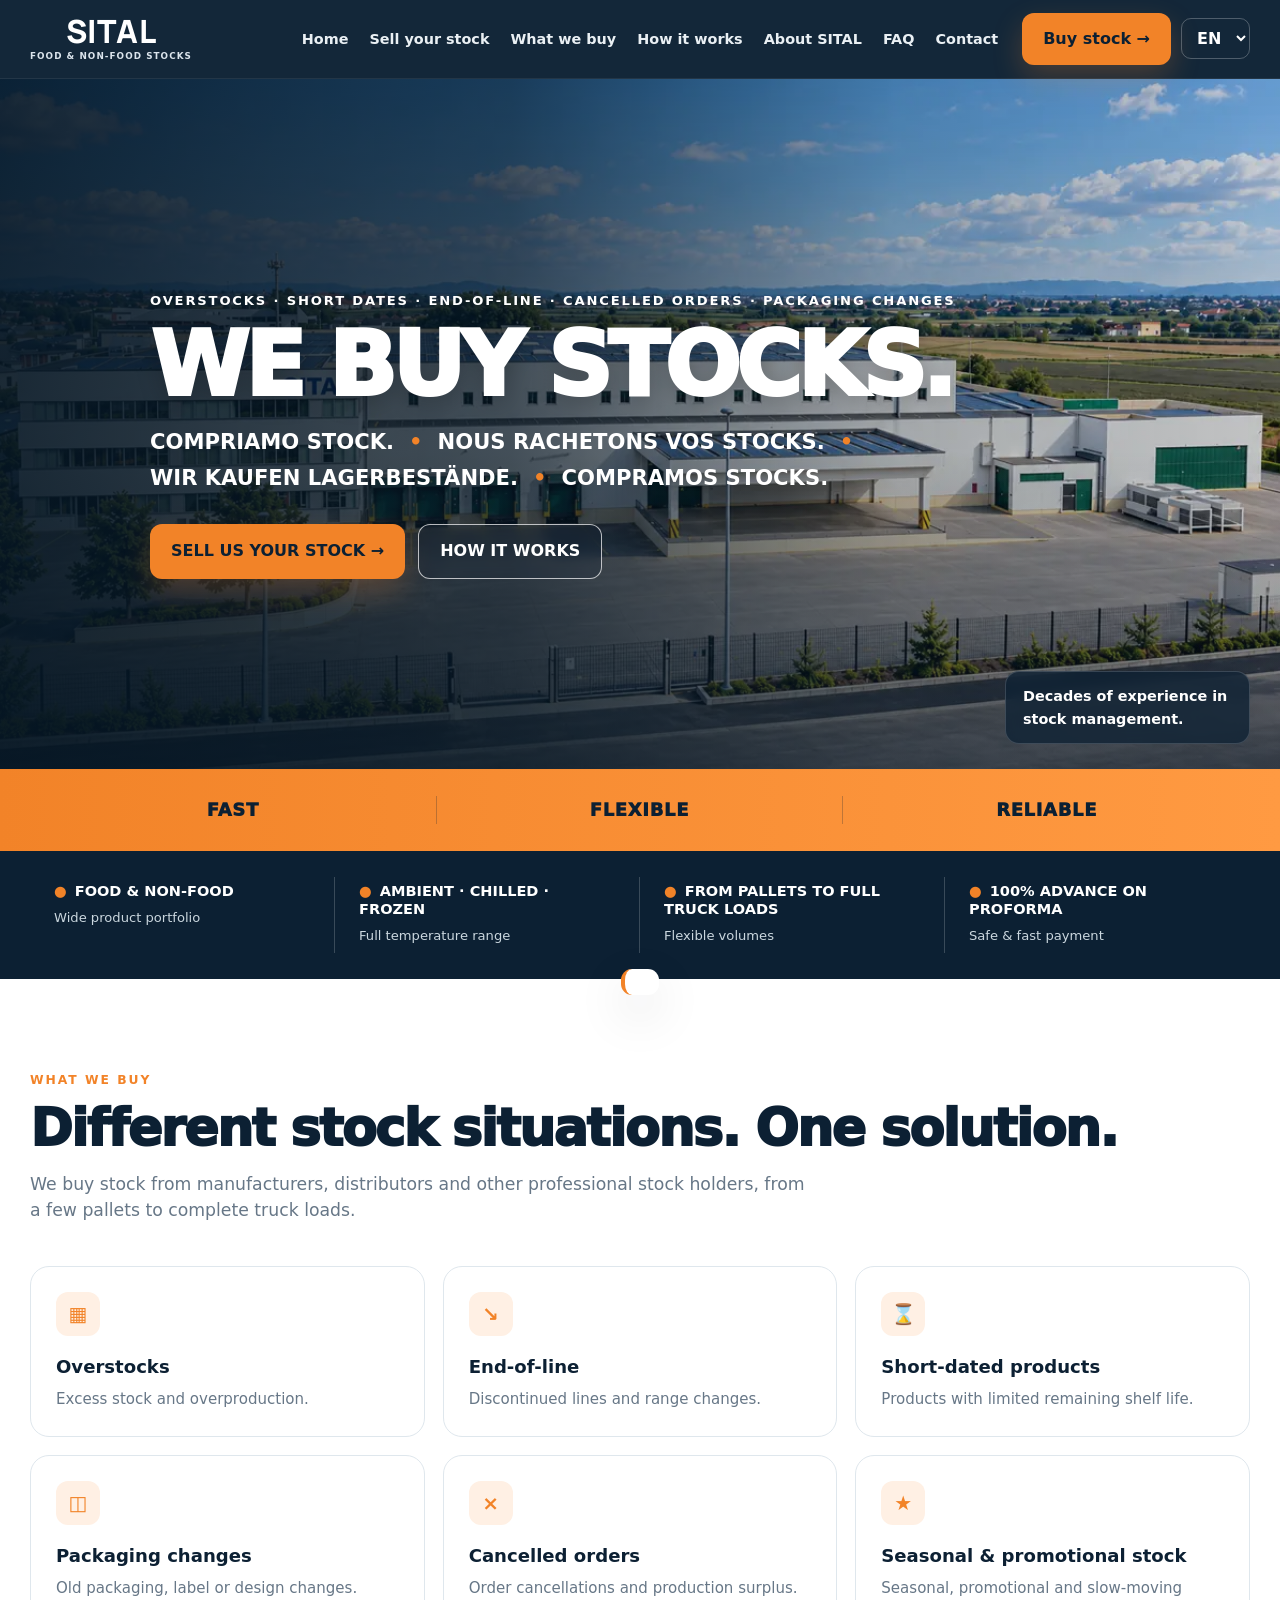
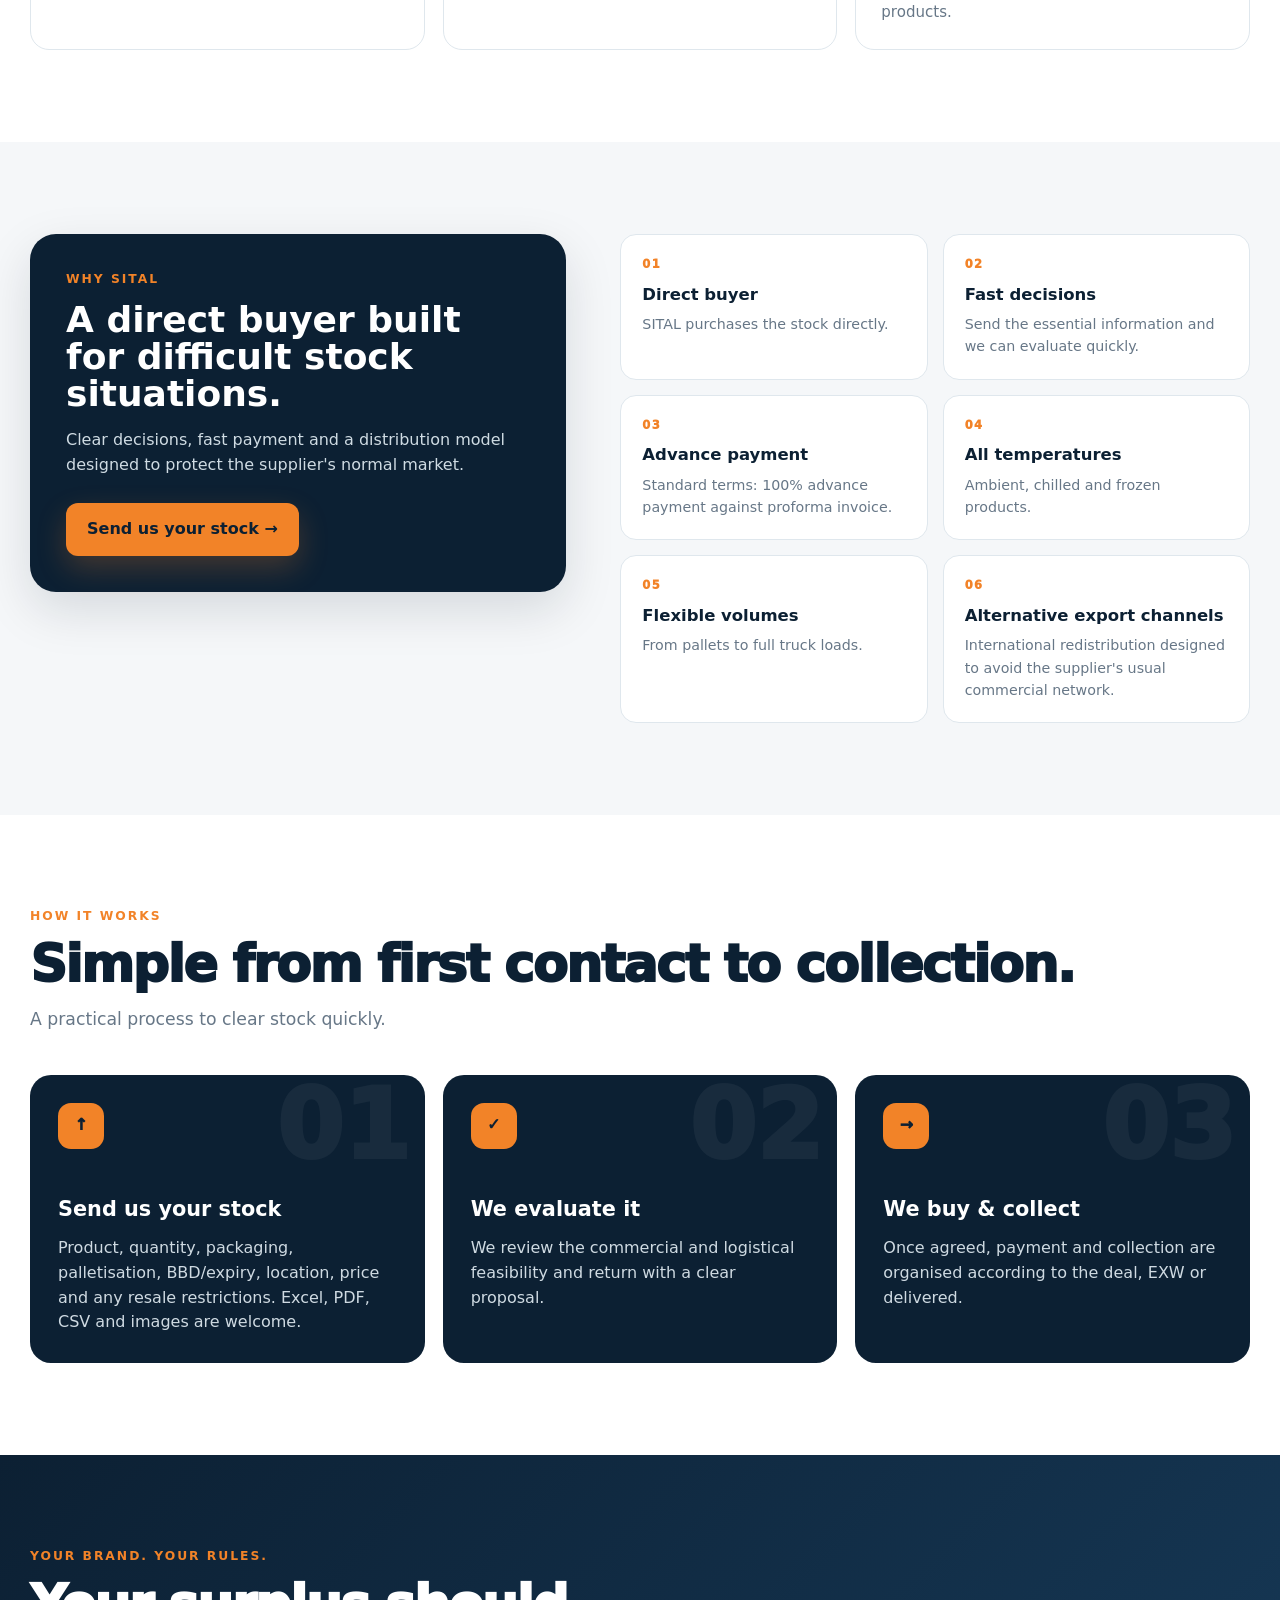
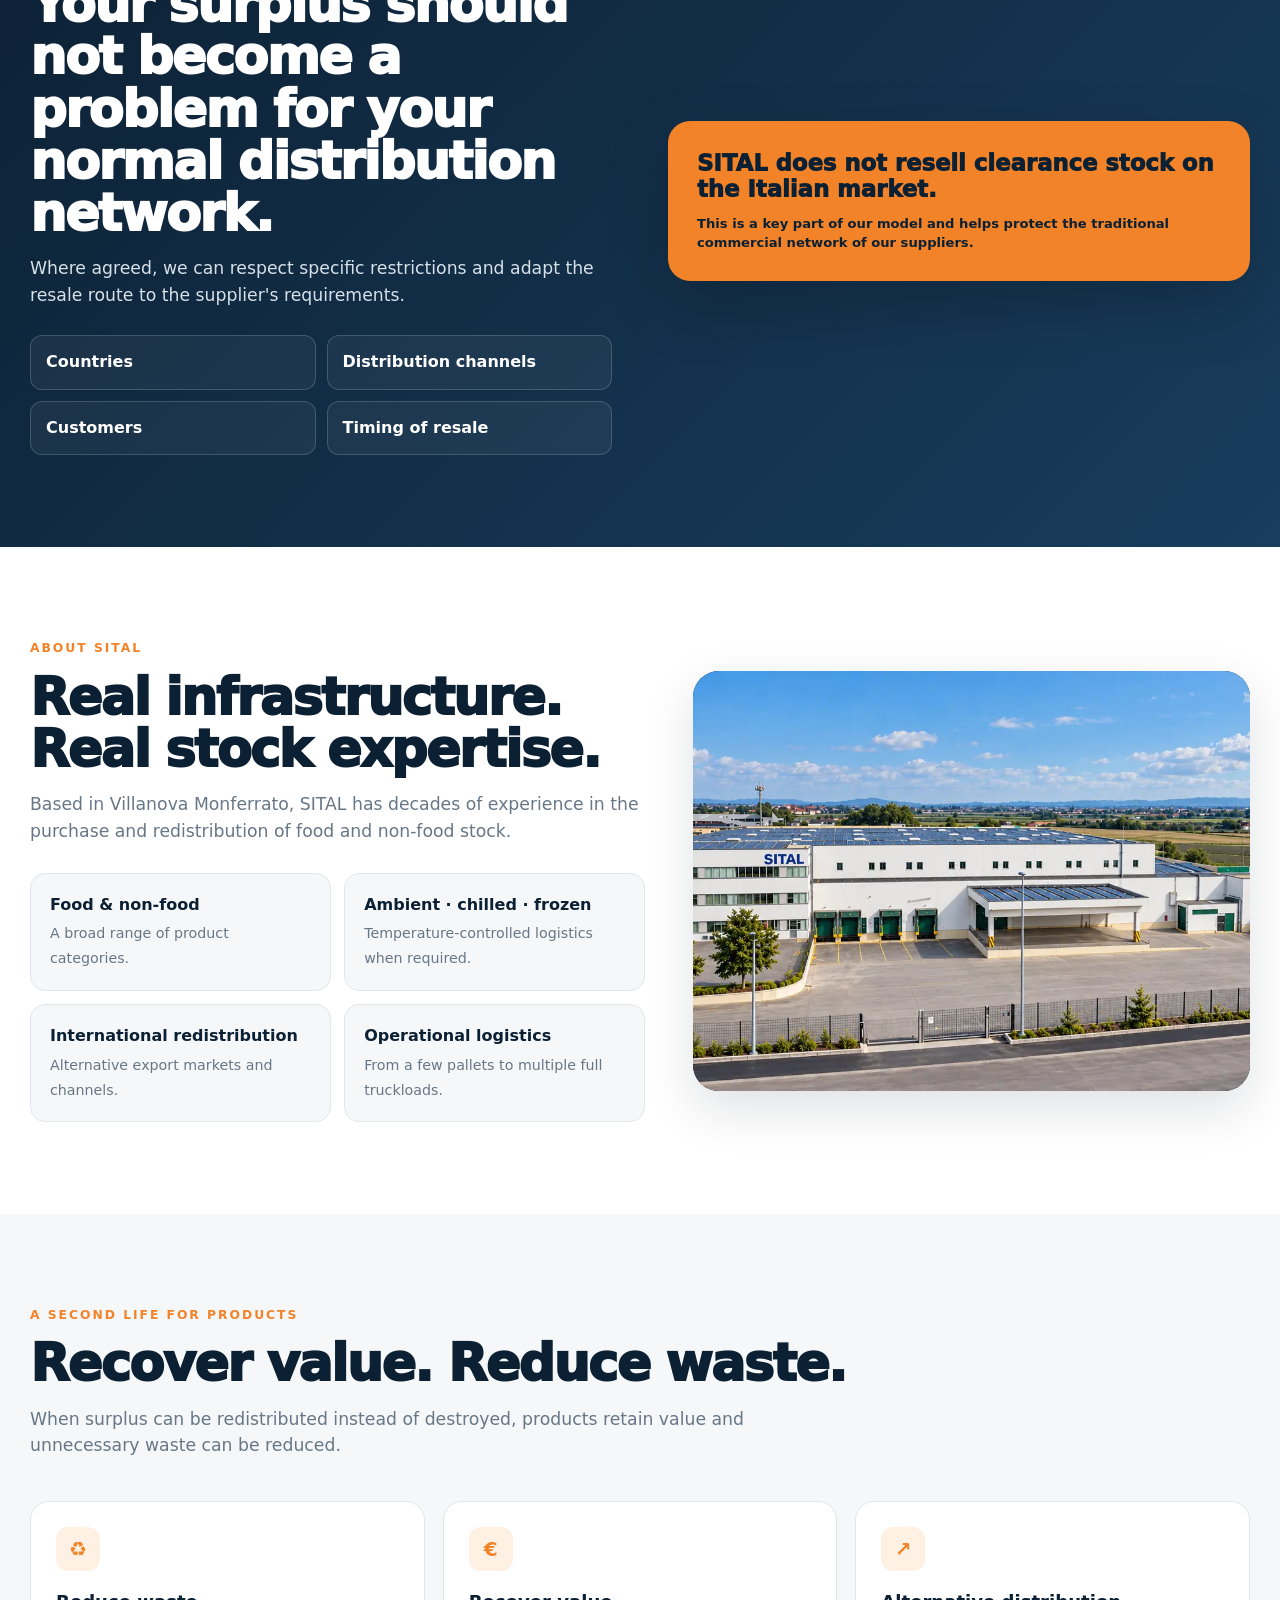
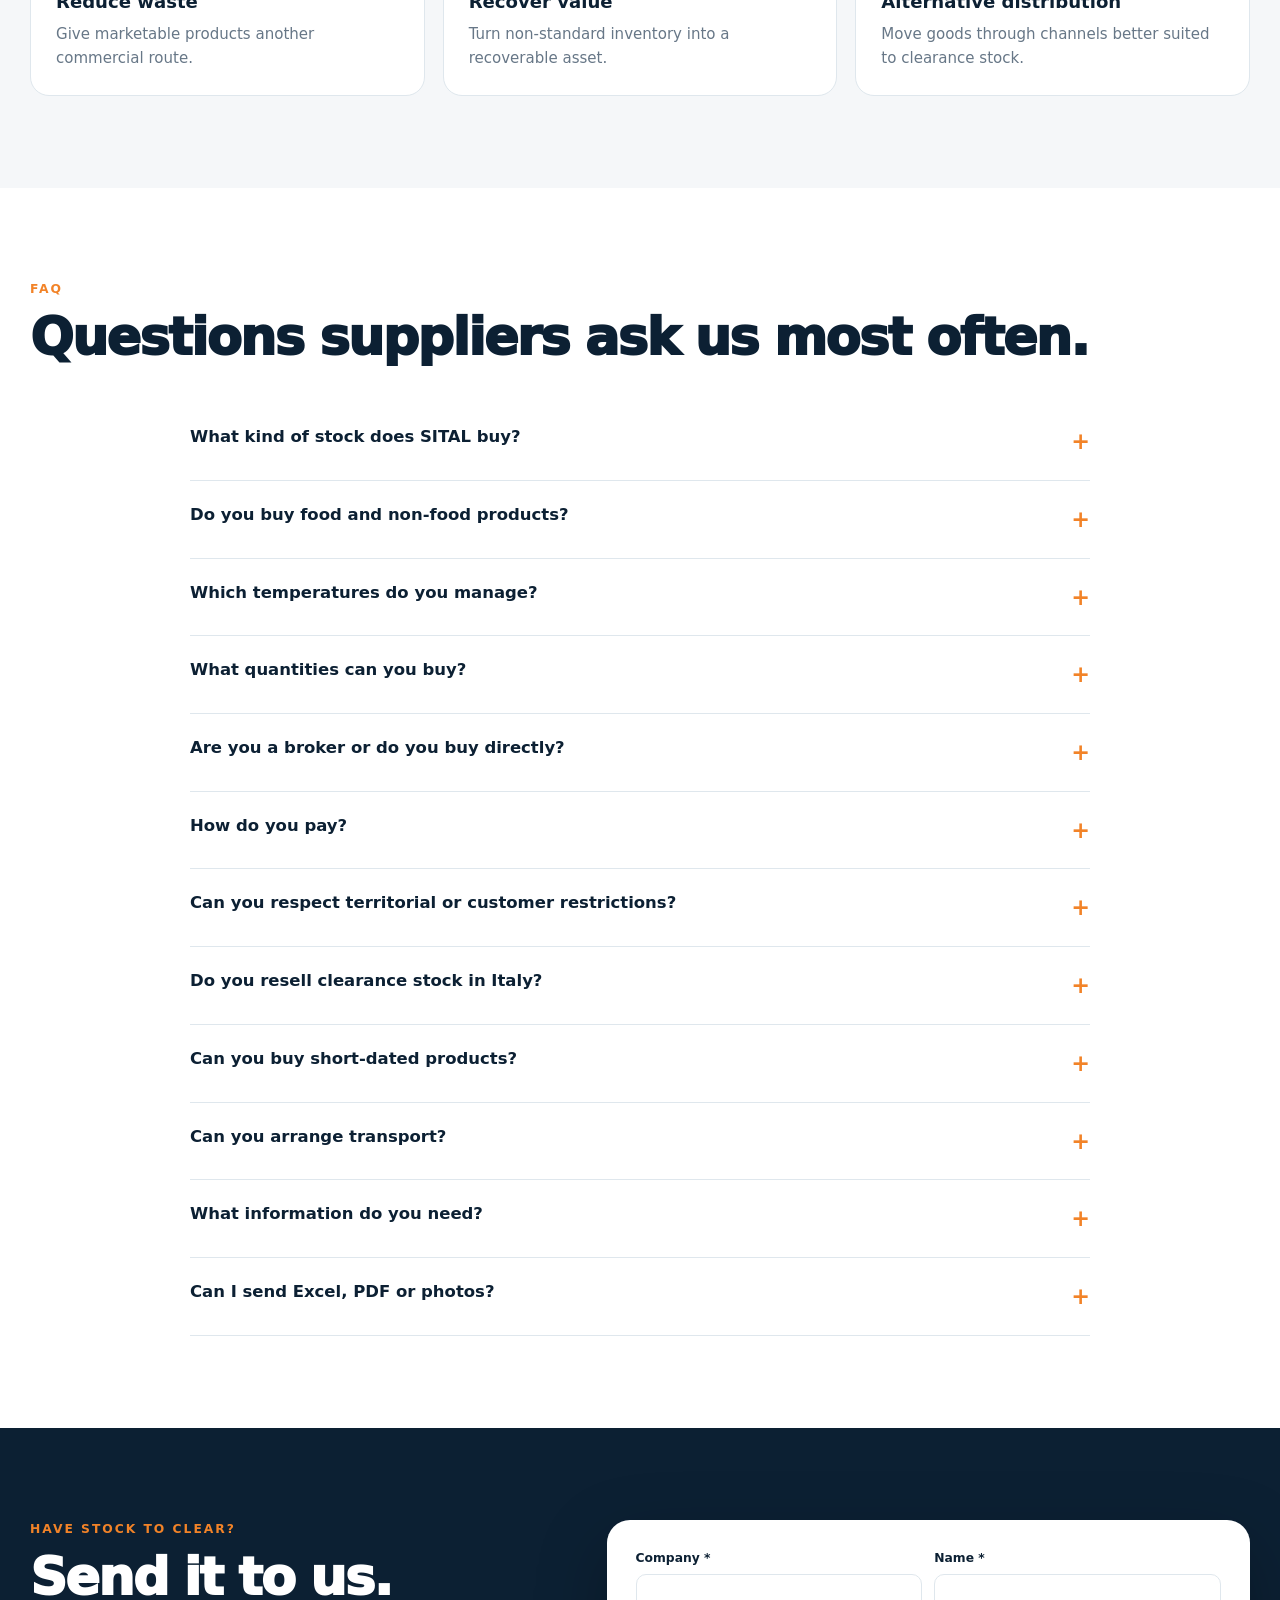
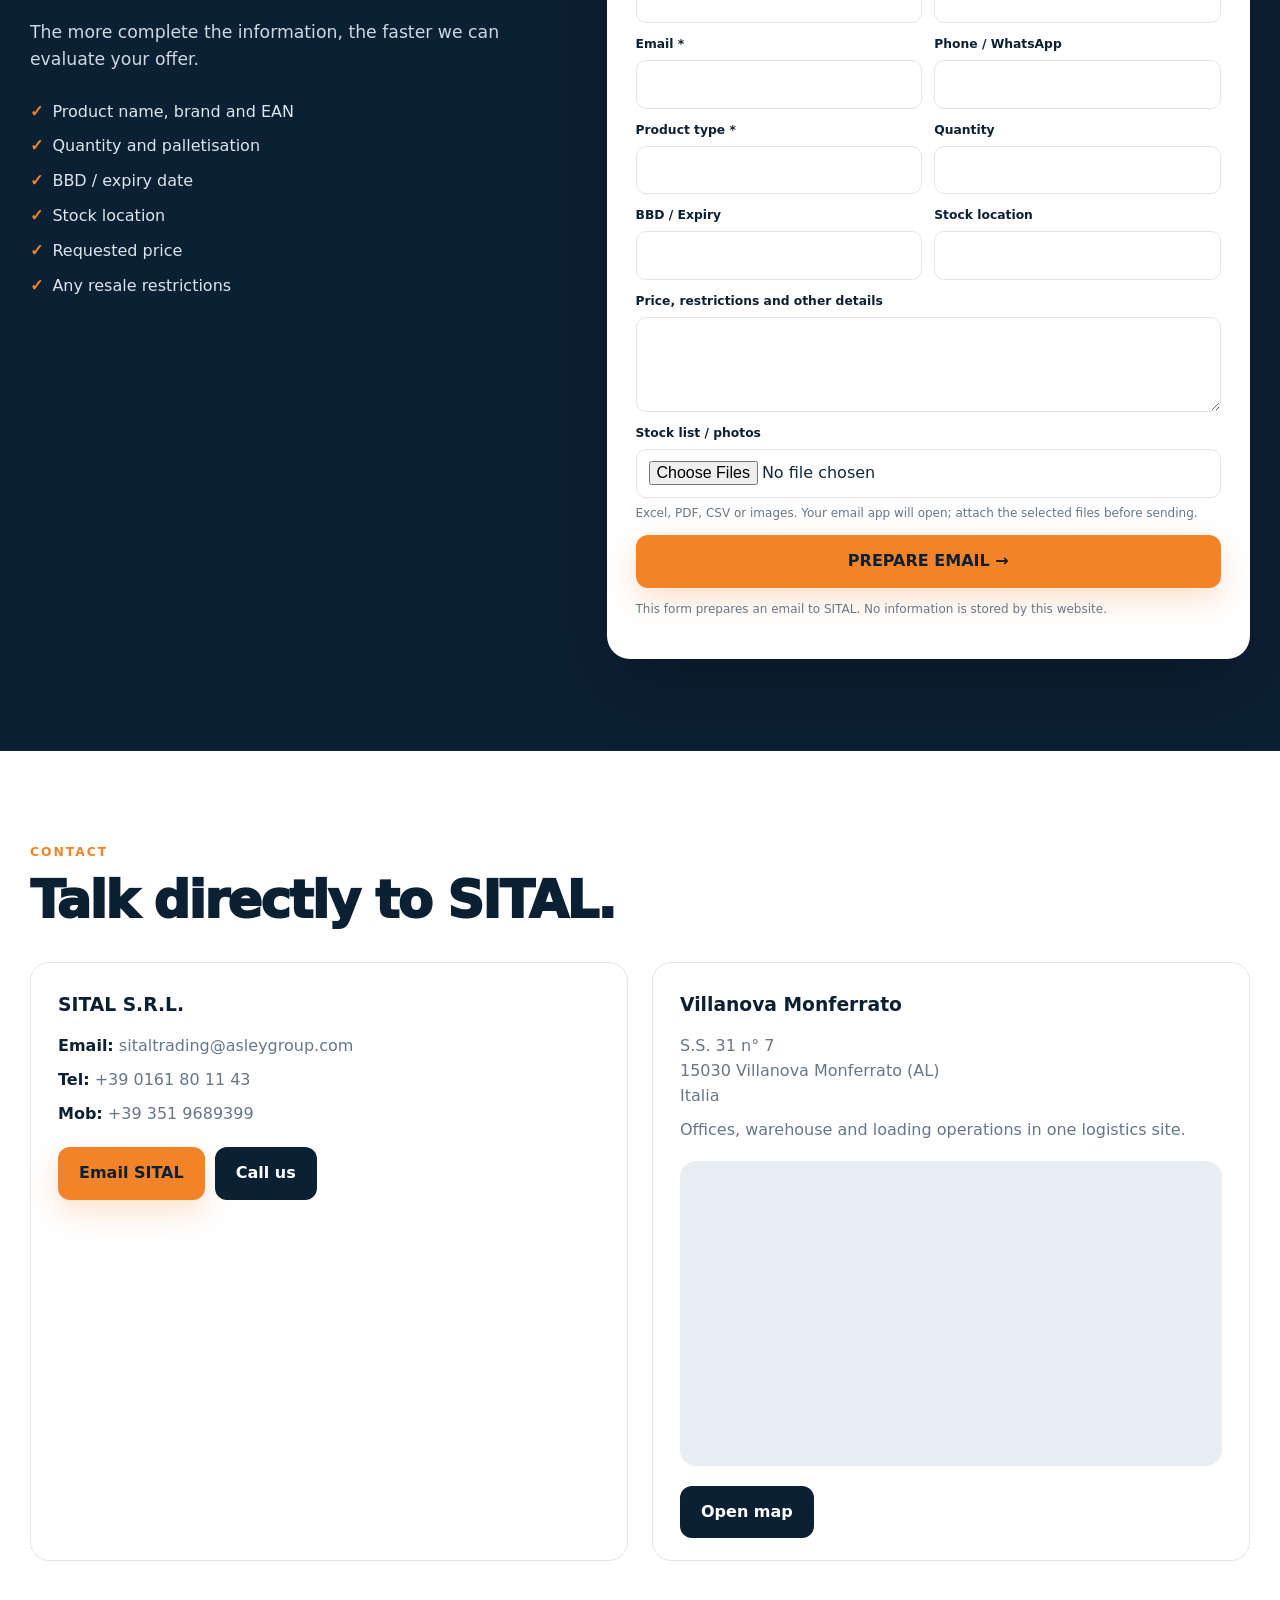
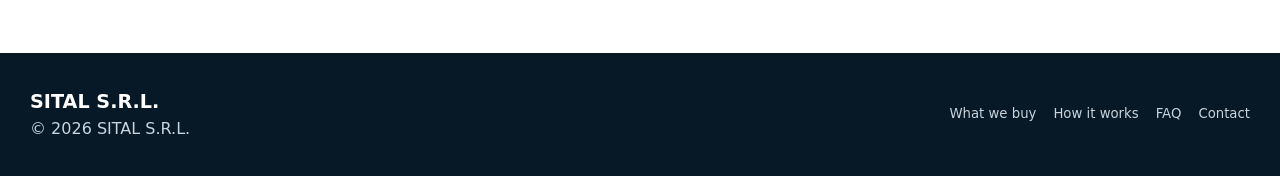
<file: index.html>
<!DOCTYPE html>
<html lang="en">
<head>
<meta charset="UTF-8"><meta name="viewport" content="width=device-width,initial-scale=1">
<meta name="theme-color" content="#0c2033"><meta name="description" content="SITAL buys overstocks, short-dated products, end-of-line goods, cancelled orders and packaging-change stock.">
<title>SITAL | We Buy Stocks</title><link rel="stylesheet" href="site.css">
</head>
<body>
<header><div class="container top"><a class="brand" href="#top"><span class="brand-main">SITAL</span><span class="brand-sub">Food & Non-Food Stocks</span></a><button class="menu" id="menu">☰</button><nav id="nav"><a href="#top" data-k="nav.0">Home</a><a href="#sell" data-k="nav.1">Sell your stock</a><a href="#what" data-k="nav.2">What we buy</a><a href="#how" data-k="nav.3">How it works</a><a href="#about" data-k="nav.4">About SITAL</a><a href="#faq" data-k="nav.5">FAQ</a><a href="#contact" data-k="nav.6">Contact</a></nav><div class="actions"><a class="btn btn-orange header-buy" href="mailto:sitaltrading@asleygroup.com?subject=Stock%20purchase%20enquiry" data-k="nav.7">Buy stock →</a><select class="lang" id="lang"><option value="en">EN</option><option value="it">IT</option><option value="fr">FR</option><option value="de">DE</option><option value="es">ES</option></select></div></div></header>
<main id="top">
<section class="hero"><div class="container hero-in"><div class="hero-kicker" data-k="hero.0"></div><h1 data-k="hero.1"></h1><div class="multi"><span>COMPRIAMO STOCK.</span><span>NOUS RACHETONS VOS STOCKS.</span><span>WIR KAUFEN LAGERBESTÄNDE.</span><span>COMPRAMOS STOCKS.</span></div><div class="hero-cta"><a class="btn btn-orange" href="#sell" data-k="hero.2"></a><a class="btn btn-outline" href="#how" data-k="hero.3"></a></div></div><div class="hero-note" data-k="hero.4"></div></section>
<div class="band"><div class="container band-in"><div class="band-item" data-k="values.0"></div><div class="band-item" data-k="values.1"></div><div class="band-item" data-k="values.2"></div></div></div>
<div class="features"><div class="container features-in" id="features"></div></div>
<section id="what"><div class="container reveal"><div class="eyebrow" data-k="what.0"></div><h2 class="title" data-k="what.1"></h2><p class="lead" data-k="what.2"></p><div class="cards" id="whatCards"></div></div></section>
<section class="why"><div class="container why-grid"><div class="why-box reveal"><div class="eyebrow" data-k="why.0"></div><h2 data-k="why.1"></h2><p data-k="why.2"></p><a href="#sell" class="btn btn-orange" data-k="why.3"></a></div><div class="why-items reveal" id="whyItems"></div></div></section>
<section id="how"><div class="container reveal"><div class="eyebrow" data-k="how.0"></div><h2 class="title" data-k="how.1"></h2><p class="lead" data-k="how.2"></p><div class="steps" id="steps"></div></div></section>
<section class="protect"><div class="container protect-grid reveal"><div><div class="eyebrow" data-k="protect.0"></div><h2 class="title" data-k="protect.1"></h2><p class="lead" data-k="protect.2"></p><div class="rules" id="rules"></div></div><div class="noitaly"><span data-k="protect.4"></span><small data-k="protect.5"></small></div></div></section>
<section id="about"><div class="container about-grid reveal"><div><div class="eyebrow" data-k="about.0"></div><h2 class="title" data-k="about.1"></h2><p class="lead" data-k="about.2"></p><div class="facts" id="facts"></div></div><div class="photo"><img id="companyPhoto" src="sital-deposito.webp" alt="SITAL warehouse and offices in Villanova Monferrato" loading="lazy"></div></div></section>
<section class="sustain"><div class="container reveal"><div class="eyebrow" data-k="sustain.0"></div><h2 class="title" data-k="sustain.1"></h2><p class="lead" data-k="sustain.2"></p><div class="cards" id="sustainCards"></div></div></section>
<section id="faq"><div class="container reveal"><div class="eyebrow">FAQ</div><h2 class="title" data-k="faqTitle"></h2><div class="faq-wrap" id="faqWrap"></div></div></section>
<section class="sell" id="sell"><div class="container sell-grid reveal"><div><div class="eyebrow" data-k="sell.0"></div><h2 class="title" data-k="sell.1"></h2><p class="lead" data-k="sell.2"></p><ul class="check" id="check"></ul></div><form class="form" id="stockForm"><div class="row"><div class="field"><label data-k="form.0"></label><input id="company" required></div><div class="field"><label data-k="form.1"></label><input id="name" required></div></div><div class="row"><div class="field"><label data-k="form.2"></label><input id="email" type="email" required></div><div class="field"><label data-k="form.3"></label><input id="phone"></div></div><div class="row"><div class="field"><label data-k="form.4"></label><input id="product" required></div><div class="field"><label data-k="form.5"></label><input id="qty"></div></div><div class="row"><div class="field"><label data-k="form.6"></label><input id="expiry"></div><div class="field"><label data-k="form.7"></label><input id="location"></div></div><div class="field"><label data-k="form.8"></label><textarea id="details"></textarea></div><div class="field"><label data-k="form.9"></label><input id="files" type="file" multiple accept=".xlsx,.xls,.csv,.pdf,.jpg,.jpeg,.png,.webp"><div class="hint" data-k="form.10"></div></div><button class="btn btn-orange" style="width:100%" type="submit" data-k="form.11"></button><p class="note" data-k="form.12"></p></form></div></section>
<section id="contact"><div class="container reveal"><div class="eyebrow" data-k="contact.0"></div><h2 class="title" data-k="contact.1"></h2><div class="contact-grid"><div class="contact-card"><h3>SITAL S.R.L.</h3><div class="line"><strong>Email:</strong> <a href="mailto:sitaltrading@asleygroup.com">sitaltrading@asleygroup.com</a></div><div class="line"><strong>Tel:</strong> <a href="tel:+390161801143">+39 0161 80 11 43</a></div><div class="line"><strong>Mob:</strong> <a href="tel:+393519689399">+39 351 9689399</a></div><div class="contact-actions"><a class="btn btn-orange" href="mailto:sitaltrading@asleygroup.com" data-k="contact.2"></a><a class="btn btn-dark" href="tel:+390161801143" data-k="contact.3"></a></div></div><div class="contact-card"><h3 data-k="contact.4"></h3><div class="line">S.S. 31 n° 7<br>15030 Villanova Monferrato (AL)<br>Italia</div><p class="line" data-k="contact.5"></p><div class="map-wrap"><iframe title="SITAL location map" loading="lazy" referrerpolicy="no-referrer-when-downgrade" src="https://maps.google.com/maps?q=SITAL%20SRL%20Villanova%20Monferrato&z=14&output=embed"></iframe></div><div class="contact-actions"><a class="btn btn-dark" target="_blank" rel="noopener" href="https://www.google.com/maps/search/?api=1&query=SITAL+SRL+Villanova+Monferrato" data-k="contact.6"></a></div></div></div></div></section>
</main>
<footer><div class="container foot"><div><strong>SITAL S.R.L.</strong><div>© <span id="year"></span> SITAL S.R.L.</div></div><div class="foot-links"><a href="#what" data-k="nav.2"></a><a href="#how" data-k="nav.3"></a><a href="#faq">FAQ</a><a href="#contact" data-k="nav.6"></a></div></div></footer>
<div class="toast" id="toast"></div><script src="translations.js"></script><script src="site.js"></script>
</body></html>
</file>
<file: site.css>
@import url('https://fonts.googleapis.com/css2?family=Manrope:wght@800;900&display=swap');
:root{--navy:#0c2033;--navy2:#14334f;--orange:#f28328;--orange2:#ff9b47;--ink:#13283b;--muted:#677787;--soft:#f5f7f9;--line:#dfe7ed;--white:#fff;--max:1220px;--shadow:0 18px 50px rgba(5,25,42,.13)}*{box-sizing:border-box}html{scroll-behavior:smooth;scroll-padding-top:80px}body{margin:0;font-family:Inter,ui-sans-serif,system-ui,-apple-system,BlinkMacSystemFont,"Segoe UI",sans-serif;color:var(--ink);line-height:1.55;background:#fff;-webkit-font-smoothing:antialiased}a{color:inherit;text-decoration:none}button,input,textarea,select{font:inherit}img{max-width:100%;display:block}.container{width:min(var(--max),calc(100% - 40px));margin:auto}.eyebrow{text-transform:uppercase;letter-spacing:.16em;font-size:.77rem;font-weight:900;color:var(--orange);margin-bottom:12px}.title{margin:0 0 16px;font-size:clamp(2rem,4vw,3.55rem);line-height:1.02;letter-spacing:-.035em;color:var(--navy);font-weight:950}.lead{margin:0;color:var(--muted);font-size:1.08rem;max-width:790px}.btn{display:inline-flex;align-items:center;justify-content:center;gap:9px;border:0;border-radius:12px;padding:14px 21px;font-weight:900;cursor:pointer;transition:.2s}.btn:hover{transform:translateY(-2px)}.btn-orange{background:var(--orange);color:var(--navy);box-shadow:0 12px 30px rgba(242,131,40,.24)}.btn-orange:hover{background:var(--orange2)}.btn-outline{color:#fff;border:1px solid rgba(255,255,255,.7);background:rgba(12,32,51,.18);backdrop-filter:blur(6px)}.btn-dark{background:var(--navy);color:#fff}header{position:sticky;top:0;z-index:100;background:rgba(12,32,51,.97);backdrop-filter:blur(12px);border-bottom:1px solid rgba(255,255,255,.07)}.top{height:78px;display:flex;align-items:center;gap:24px}.brand{display:flex;flex-direction:column;line-height:1;align-items:center;text-align:center}.brand-main{font-family:"Manrope",ui-sans-serif,system-ui,-apple-system,BlinkMacSystemFont,"Segoe UI",sans-serif;font-size:2rem;font-weight:900;letter-spacing:.015em;color:#fff;position:relative;line-height:.92}.brand-sub{font-size:.55rem;letter-spacing:.12em;text-transform:uppercase;color:#dce5ed;font-weight:850;margin-top:5px}nav{display:flex;gap:21px;margin-left:auto;align-items:center}nav a{color:#eaf0f4;font-size:.9rem;font-weight:750;position:relative}nav a:after{content:"";height:2px;background:var(--orange);position:absolute;left:0;right:100%;bottom:-7px;transition:.2s}nav a:hover:after{right:0}.actions{display:flex;align-items:center;gap:10px}.lang{border:1px solid rgba(255,255,255,.25);background:transparent;color:#fff;border-radius:10px;padding:9px 11px;font-weight:800}.lang option{color:#111;background:#fff}.menu{display:none;border:0;background:transparent;color:#fff;font-size:1.55rem}.hero{min-height:690px;position:relative;overflow:hidden;color:#fff;display:flex;align-items:flex-end;background:var(--navy)}.hero:before{content:"";position:absolute;inset:0;background-image:linear-gradient(90deg,rgba(5,22,36,.91) 0%,rgba(5,22,36,.72) 40%,rgba(5,22,36,.30) 70%,rgba(5,22,36,.15) 100%),linear-gradient(0deg,rgba(5,22,36,.55),transparent 46%),url("sital-deposito.webp");background-size:cover;background-position:center center;transform:scale(1.004)}.hero-in{position:relative;z-index:2;padding:100px 0 78px;max-width:980px}.hero-kicker{font-size:.82rem;letter-spacing:.14em;text-transform:uppercase;font-weight:850;margin-bottom:14px}.hero h1{margin:0 0 22px;font-size:clamp(3.5rem,7vw,7rem);line-height:.88;letter-spacing:-.05em;font-weight:950;text-transform:uppercase;text-shadow:0 5px 24px rgba(0,0,0,.22);max-width:950px}.multi{display:flex;flex-wrap:wrap;gap:3px 15px;font-size:clamp(1rem,1.8vw,1.32rem);font-weight:850;margin-bottom:29px}.multi span:not(:last-child):after{content:"•";margin-left:15px;color:var(--orange)}.hero-cta{display:flex;gap:13px;flex-wrap:wrap}.hero-note{position:absolute;right:30px;bottom:25px;z-index:3;padding:13px 17px;border-radius:14px;background:rgba(12,32,51,.74);border:1px solid rgba(255,255,255,.16);backdrop-filter:blur(7px);font-weight:750;font-size:.9rem;max-width:245px}.band{background:linear-gradient(90deg,var(--orange),#ff9a42);color:var(--navy)}.band-in{display:grid;grid-template-columns:repeat(3,1fr);min-height:82px;align-items:center}.band-item{text-align:center;text-transform:uppercase;font-size:1.12rem;font-weight:950;letter-spacing:.04em;border-right:1px solid rgba(12,32,51,.25)}.band-item:last-child{border-right:0}.features{background:var(--navy);color:#fff;padding:26px 0}.features-in{display:grid;grid-template-columns:repeat(4,1fr)}.feature{padding:5px 24px;border-right:1px solid rgba(255,255,255,.19)}.feature:last-child{border-right:0}.feature strong{display:block;text-transform:uppercase;font-size:.91rem;line-height:1.25;margin-bottom:5px}.feature strong:before{content:"●";color:var(--orange);margin-right:8px}.feature span{font-size:.82rem;color:#cbd7df}section{padding:92px 0}.cards{display:grid;grid-template-columns:repeat(3,1fr);gap:18px;margin-top:42px}.card{border:1px solid var(--line);border-radius:19px;padding:25px;background:#fff;transition:.25s}.card:hover{transform:translateY(-5px);border-color:transparent;box-shadow:var(--shadow)}.ico{width:44px;height:44px;border-radius:12px;background:#fff0e4;color:var(--orange);display:grid;place-items:center;font-size:1.25rem;font-weight:900;margin-bottom:17px}.card h3{margin:0 0 7px;color:var(--navy);font-size:1.13rem}.card p{margin:0;color:var(--muted);font-size:.94rem}.why{background:var(--soft)}.why-grid{display:grid;grid-template-columns:.92fr 1.08fr;gap:54px;align-items:start}.why-box{position:sticky;top:110px;background:var(--navy);color:#fff;border-radius:26px;padding:36px;box-shadow:var(--shadow)}.why-box h2{margin:0 0 16px;font-size:2.25rem;line-height:1.03}.why-box p{color:#cfdbe3;margin:0 0 25px}.why-items{display:grid;grid-template-columns:1fr 1fr;gap:15px}.why-item{background:#fff;border:1px solid var(--line);border-radius:16px;padding:21px}.num{font-size:.72rem;letter-spacing:.12em;color:var(--orange);font-weight:950;margin-bottom:8px}.why-item h3{margin:0 0 6px;color:var(--navy);font-size:1.03rem}.why-item p{margin:0;color:var(--muted);font-size:.89rem}.steps{display:grid;grid-template-columns:repeat(3,1fr);gap:18px;margin-top:42px}.step{min-height:260px;background:var(--navy);color:#fff;border-radius:21px;padding:28px;position:relative;overflow:hidden}.step:after{content:attr(data-n);position:absolute;right:15px;top:3px;font-size:6rem;font-weight:950;color:rgba(255,255,255,.05);line-height:1}.step-ico{width:46px;height:46px;border-radius:13px;background:var(--orange);color:var(--navy);display:grid;place-items:center;font-weight:950}.step h3{margin:44px 0 11px;font-size:1.3rem}.step p{margin:0;color:#cfdae2}.protect{background:linear-gradient(135deg,var(--navy),#183d5d);color:#fff;position:relative;overflow:hidden}.protect-grid{display:grid;grid-template-columns:1fr 1fr;gap:56px;align-items:center;position:relative;z-index:2}.protect .title{color:#fff}.protect .lead{color:#d6e0e8}.rules{display:grid;grid-template-columns:1fr 1fr;gap:11px;margin-top:26px}.rule{border:1px solid rgba(255,255,255,.17);background:rgba(255,255,255,.05);padding:14px 15px;border-radius:12px;font-weight:760}.noitaly{background:var(--orange);color:var(--navy);border-radius:22px;padding:29px;font-size:1.42rem;line-height:1.15;font-weight:950;box-shadow:0 24px 65px rgba(0,0,0,.2)}.noitaly small{display:block;font-size:.82rem;font-weight:650;line-height:1.45;margin-top:12px}.about-grid{display:grid;grid-template-columns:1.05fr .95fr;gap:48px;align-items:center}.photo{border-radius:26px;overflow:hidden;box-shadow:var(--shadow);background:var(--navy)}.photo img{width:100%;height:420px;object-fit:cover}.facts{display:grid;grid-template-columns:1fr 1fr;gap:13px;margin-top:28px}.fact{background:var(--soft);border:1px solid var(--line);border-radius:15px;padding:19px}.fact strong{display:block;color:var(--navy);margin-bottom:4px}.fact span{font-size:.89rem;color:var(--muted)}.sustain{background:var(--soft)}.sustain .cards{grid-template-columns:repeat(3,1fr)}.faq-wrap{max-width:900px;margin:40px auto 0}.faq-item{border-bottom:1px solid var(--line)}.faq-q{width:100%;border:0;background:transparent;text-align:left;padding:21px 0;display:flex;justify-content:space-between;gap:18px;color:var(--navy);font-size:1.03rem;font-weight:850;cursor:pointer}.plus{color:var(--orange);font-size:1.4rem;transition:.2s}.faq-a{display:grid;grid-template-rows:0fr;transition:grid-template-rows .25s}.faq-a>div{overflow:hidden}.faq-a p{margin:0;padding:0 0 21px;color:var(--muted)}.faq-item.open .faq-a{grid-template-rows:1fr}.faq-item.open .plus{transform:rotate(45deg)}.sell{background:var(--navy);color:#fff}.sell .title{color:#fff}.sell .lead{color:#cdd8e1}.sell-grid{display:grid;grid-template-columns:.9fr 1.1fr;gap:50px;align-items:start}.check{list-style:none;padding:0;margin:27px 0 0;display:grid;gap:10px;color:#dce5eb}.check li:before{content:"✓";color:var(--orange);font-weight:950;margin-right:9px}.form{background:#fff;color:var(--ink);border-radius:23px;padding:29px;box-shadow:0 25px 70px rgba(0,0,0,.25)}.row{display:grid;grid-template-columns:1fr 1fr;gap:12px}.field{display:flex;flex-direction:column;gap:6px;margin-bottom:12px}.field label{font-size:.77rem;font-weight:850;color:var(--navy)}.field input,.field textarea{border:1px solid var(--line);border-radius:10px;padding:11px 12px;outline:none;color:var(--ink)}.field input:focus,.field textarea:focus{border-color:var(--orange);box-shadow:0 0 0 3px rgba(242,131,40,.12)}.field textarea{min-height:95px;resize:vertical}.hint,.note{font-size:.75rem;color:var(--muted)}.contact-grid{display:grid;grid-template-columns:1fr 1fr;gap:24px;margin-top:36px}.contact-card{border:1px solid var(--line);border-radius:19px;padding:27px}.contact-card h3{margin:0 0 15px;color:var(--navy)}.line{margin:9px 0;color:var(--muted)}.line strong{color:var(--navy)}.contact-actions{display:flex;gap:10px;flex-wrap:wrap;margin-top:20px}footer{background:#071826;color:#c9d4dc;padding:34px 0}.foot{display:flex;align-items:center;justify-content:space-between;gap:22px;flex-wrap:wrap}.foot strong{color:#fff;font-size:1.2rem}.foot-links{display:flex;gap:17px;flex-wrap:wrap;font-size:.83rem}.reveal{opacity:0;transform:translateY(17px);transition:.55s}.reveal.on{opacity:1;transform:none}.toast{position:fixed;z-index:300;left:50%;bottom:25px;transform:translate(-50%,120px);max-width:min(92vw,620px);padding:13px 17px;border-radius:11px;background:#fff;color:var(--navy);border-left:4px solid var(--orange);box-shadow:var(--shadow);font-weight:750;transition:.28s}.toast.show{transform:translate(-50%,0)}@media(max-width:1050px){nav{display:none;position:absolute;left:0;right:0;top:78px;background:var(--navy);padding:18px 20px 24px;flex-direction:column;align-items:flex-start;border-top:1px solid rgba(255,255,255,.08)}nav.open{display:flex}.menu{display:block;margin-left:auto}.header-buy{display:none}.hero-note{display:none}.features-in{grid-template-columns:1fr 1fr;gap:16px}.feature:nth-child(2){border-right:0}.why-grid,.protect-grid,.about-grid,.sell-grid{grid-template-columns:1fr}.why-box{position:relative;top:auto}.photo{order:-1}}@media(max-width:760px){.container{width:min(var(--max),calc(100% - 28px))}.top{height:70px}.brand-main{font-size:1.7rem}nav{top:70px}.hero{min-height:620px}.hero:before{background-image:linear-gradient(0deg,rgba(5,22,36,.92) 0%,rgba(5,22,36,.56) 65%,rgba(5,22,36,.28) 100%),url("sital-deposito.webp")}.hero-in{padding:100px 0 55px}.hero h1{font-size:clamp(3rem,15vw,4.8rem)}.multi{display:block;font-size:.96rem}.multi span{display:block;margin:4px 0}.multi span:not(:last-child):after{display:none}.hero-cta{display:grid;grid-template-columns:1fr}.hero-cta .btn{width:100%}.band-in{grid-template-columns:1fr}.band-item{min-height:65px;display:grid;place-items:center;border-right:0;border-bottom:1px solid rgba(12,32,51,.2)}.band-item:last-child{border-bottom:0}.features-in{grid-template-columns:1fr}.feature{border-right:0!important;border-bottom:1px solid rgba(255,255,255,.16);padding:14px 5px}.feature:last-child{border-bottom:0}section{padding:70px 0}.cards,.steps,.why-items,.rules,.facts,.sustain .cards,.row,.contact-grid{grid-template-columns:1fr}.photo img{height:270px}.top{gap:10px}.lang{padding:8px 9px;font-size:.82rem}}.map-wrap{margin-top:18px;border-radius:16px;overflow:hidden;background:#e9eef2;aspect-ratio:16/9}.map-wrap iframe{display:block;width:100%;height:100%;border:0}.contact-card:has(.map-wrap){padding-bottom:22px}@media(max-width:760px){.map-wrap{aspect-ratio:4/3}.contact-card{padding:22px}.top{min-height:70px;height:auto;padding:10px 0}.brand{align-items:center;text-align:center}.brand-main{font-size:1.65rem}.brand-sub{font-size:.5rem}.hero{min-height:590px}.photo img{height:auto;max-height:360px;object-fit:cover}}@media(max-width:480px){.container{width:min(var(--max),calc(100% - 22px))}.hero h1{font-size:clamp(2.65rem,16vw,4rem)}.title{font-size:2rem}.form{padding:20px}.contact-card{padding:19px}.btn{padding:13px 16px}.actions{gap:6px}.lang{min-width:52px}}
</file>
